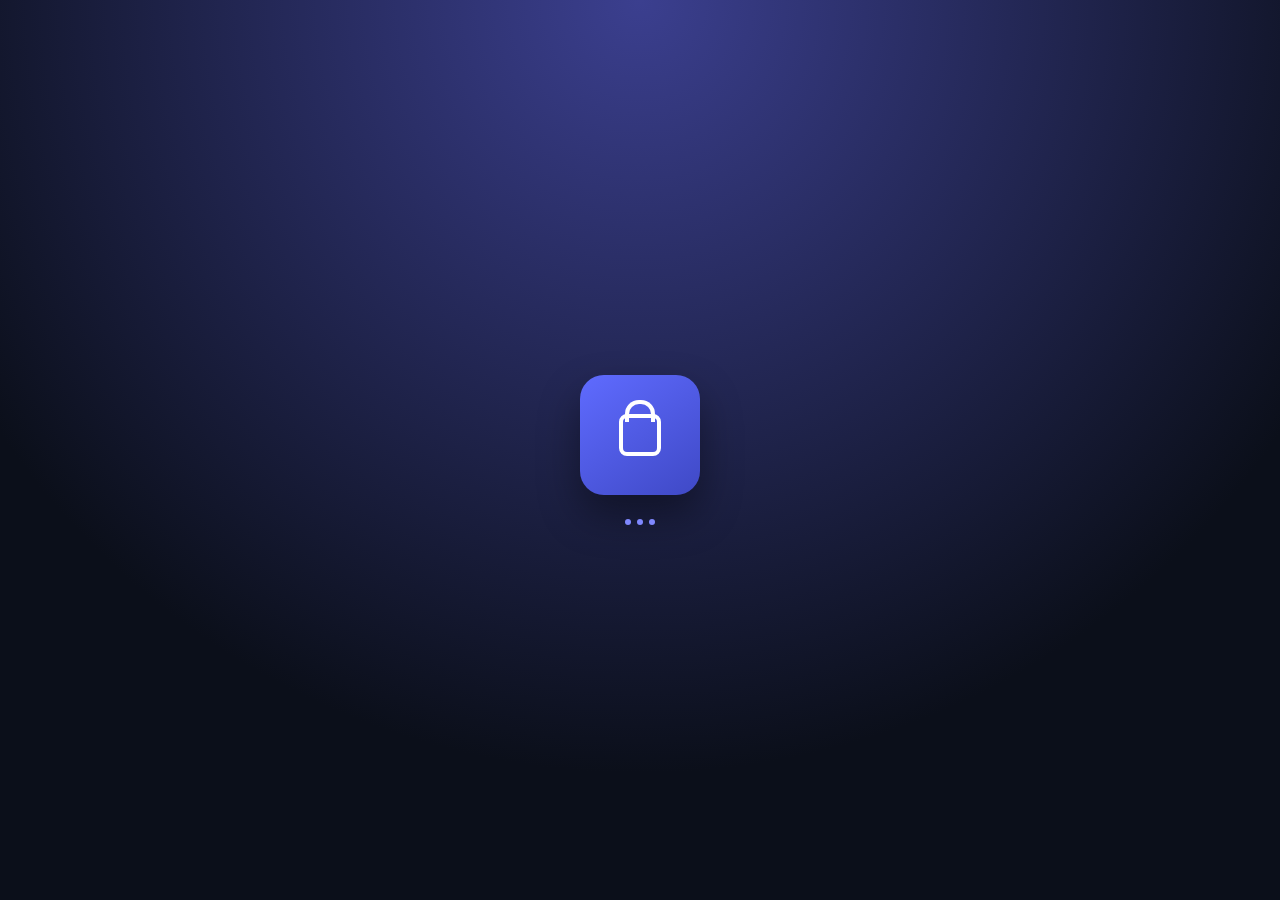
<file: Betolto/index.html>
<!-- index.html -->
<!DOCTYPE html>
<html lang="hu">
<head>
  <meta charset="UTF-8" />
  <meta name="viewport" content="width=device-width, initial-scale=1.0" />
  <title>LockChain Wallet</title>
  <link rel="stylesheet" href="loadscreen.css" />
</head>
<body>

  <div id="splash" class="screen">
    <div class="logo-box">
      <div class="lock"></div>
    </div>
    <div class="dots">
      <span></span><span></span><span></span>
    </div>
  </div>

  <div id="home" class="screen hidden">
    <div class="mini-logo">
      <div class="lock small"></div>
    </div>
    <h1>LockChain Wallet</h1>
    <p>A kezdéshez, hozz létre egy tárcát vagy importálj egy már meglévőt.</p>
    <button class="btn">Tárca létrehozása</button>
    <button class="btn secondary" onclick="window.location.href='../Pin/import.html'">Van már tárcám</button>



  </div>

  <script>
    setTimeout(() => {
      document.getElementById('splash').style.display = 'none';
      document.getElementById('home').classList.remove('hidden');
    }, 5000);
  </script>

</body>
</html>
</file>
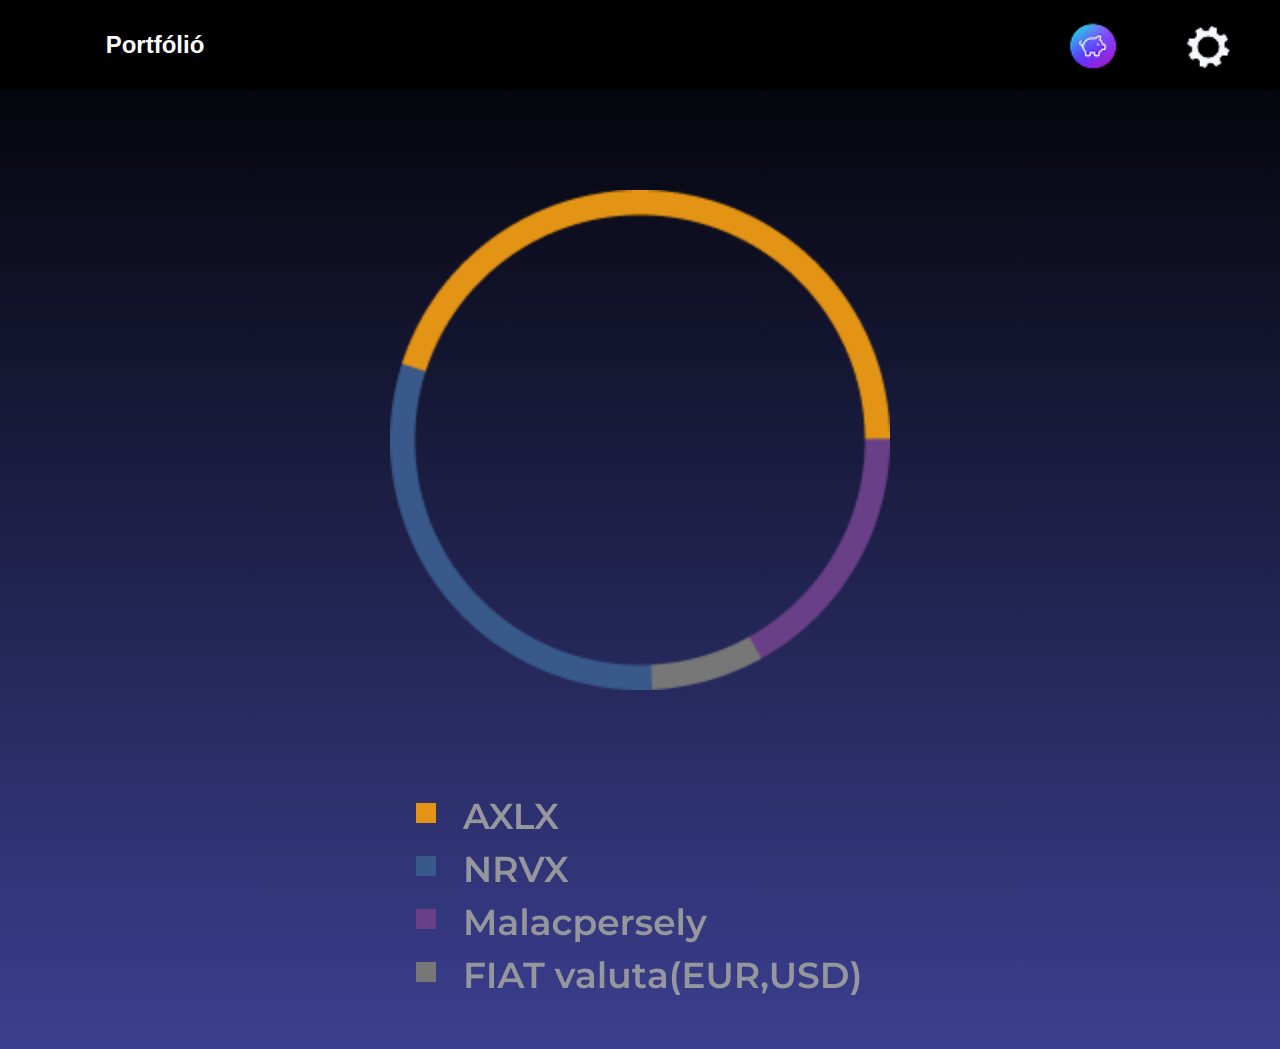
<file: Main page/Fooldal.html>
<!DOCTYPE html>
<html lang="en">
<head>
    <meta charset="UTF-8">
    <meta name="viewport" content="width=device-width, initial-scale=1.0">
    <title>Document</title>
    <link rel="stylesheet" href="Fooldal.css">
</head>
<body id="test">

<header>
   <a href="" ><button id="Hportfolio"><h2 id="PortfolioSz">Portfólió</h2></button> </a>
   <a href=""><img id="beallitaskep" src="/Képek/Beállítások.png" alt="beállítások"></a>
   <a href="/Malacpersely/malacpersely.html"><img id="malacperselykep" src="/Képek/MalacperselyKep.png" alt="Malacperselykep"></a> 
</header>


<div id="karika">

<img id="Karikakep" src="/Képek/fooldalkarikaminta.png" alt="Karika">
<br>

<img id="Jelzesek" src="/Képek/Jelzesekfooldalminta.png" alt="Jelmagyarázat">

</div>

</body>
</html>
</file>
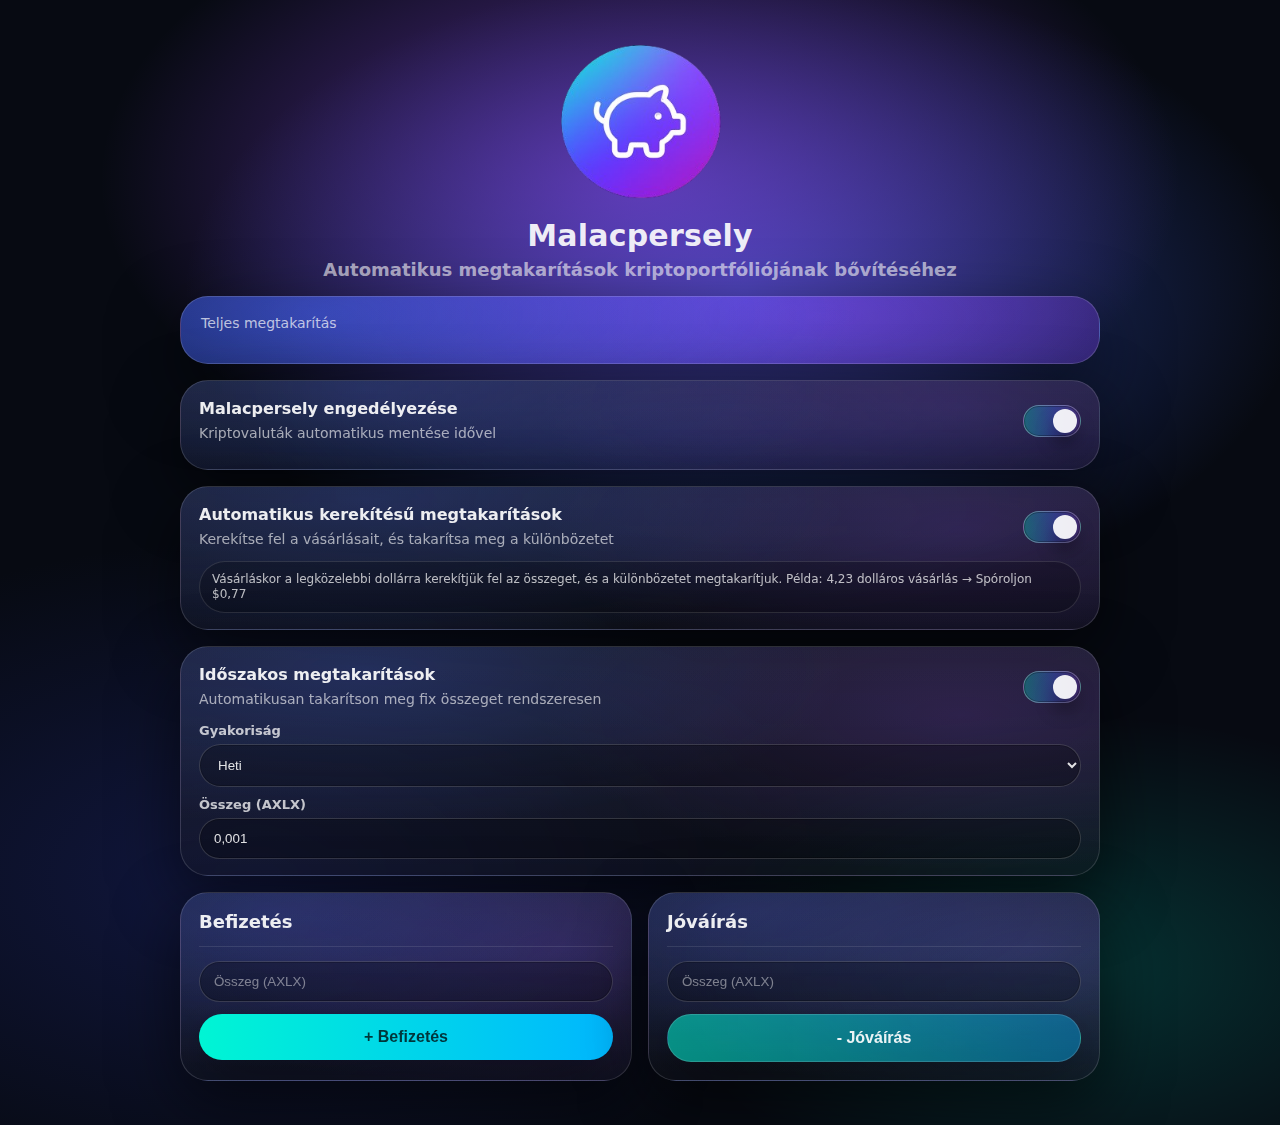
<file: Malacpersely/malacpersely.html>
<!DOCTYPE html>
<html lang="en">
<head>
    <meta charset="UTF-8">
    <meta name="viewport" content="width=device-width, initial-scale=1.0">
    <title>Document</title>
    <link rel="stylesheet" href="malacpersely.css">
</head>
<body>
    
    <main class="tartalom">

        <!-- ===== Fejléc rész: ikon + cím + alcím ===== -->
        <header class="fejlec">
            <img id="malackep" src="/Képek/malackep.png" alt="Malacpersely">
          <h1 class="cim">Malacpersely</h1>
          <p class="alcim">Automatikus megtakarítások kriptoportfóliójának bővítéséhez</p>
        </header>
    
        <!-- ===== Teljes megtakarítás ===== -->
        <section class="teljes-megtakaritas" aria-label="Teljes megtakarítás">
          <div class="felirat">Teljes megtakarítás</div>
    
          <div class="ertek-sor">
            <div class="ertek"></div>
            <div class="valtozas"></div>
          </div>
    
          <div class="usd"></div>
        </section>
    
        <!-- ===== Engedélyezés kártya ===== -->
        <section class="kartya szekcio">
          <div class="szekcio-fej">
            <div>
              <p class="szekcio-cim">Malacpersely engedélyezése</p>
              <p class="szekcio-leiras">Kriptovaluták automatikus mentése idővel</p>
            </div>
    
            <label class="kapcsolo" aria-label="Malacpersely engedélyezése">
              <input type="checkbox" checked />
              <span class="kapcsolo-sav" aria-hidden="true"></span>
              <span class="kapcsolo-pont" aria-hidden="true"></span>
            </label>
          </div>
        </section>
    
        <!-- ===== Kerekítés kártya ===== -->
        <section class="kartya szekcio">
          <div class="szekcio-fej">
            <div>
              <p class="szekcio-cim">Automatikus kerekítésű megtakarítások</p>
              <p class="szekcio-leiras">Kerekítse fel a vásárlásait, és takarítsa meg a különbözetet</p>
            </div>
    
            <label class="kapcsolo" aria-label="Automatikus kerekítésű megtakarítások">
              <input type="checkbox" checked />
              <span class="kapcsolo-sav" aria-hidden="true"></span>
              <span class="kapcsolo-pont" aria-hidden="true"></span>
            </label>
          </div>
    
          <div class="magyarazo-sor">
            Vásárláskor a legközelebbi dollárra kerekítjük fel az összeget, és a különbözetet megtakarítjuk.
            Példa: 4,23 dolláros vásárlás → Spóroljon $0,77
          </div>
        </section>
    
        <!-- ===== Időszakos kártya ===== -->
        <section class="kartya szekcio">
          <div class="szekcio-fej">
            <div>
              <p class="szekcio-cim">Időszakos megtakarítások</p>
              <p class="szekcio-leiras">Automatikusan takarítson meg fix összeget rendszeresen</p>
            </div>
    
            <label class="kapcsolo" aria-label="Időszakos megtakarítások">
              <input type="checkbox" checked />
              <span class="kapcsolo-sav" aria-hidden="true"></span>
              <span class="kapcsolo-pont" aria-hidden="true"></span>
            </label>
          </div>
    
          <div class="mezocsoport">
            <div>
              <div class="mezo-felirat">Gyakoriság</div>
              <select class="pille-mezo" aria-label="Gyakoriság">
                <option selected>Heti</option>
                <option>Kétheti</option>
                <option>Havi</option>
              </select>
            </div>
    
            <div>
              <div class="mezo-felirat">Összeg (AXLX)</div>
              <input class="pille-mezo" type="text" value="0,001" placeholder="0,001" aria-label="Összeg (AXLX)" />
            </div>
          </div>
        </section>
    
        <!-- ===== Alsó műveletek ===== -->
        <section class="also-racs" aria-label="Műveletek">
          <div class="kartya mini-kartya">
            <h2 class="mini-cim">Befizetés</h2>
            <div class="elvalaszto"></div>
    
            <input class="pille-mezo" type="text" placeholder="Összeg (AXLX)" aria-label="Befizetés összege" />
            <div style="height: 12px;"></div>
    
            <button class="muvelet-gomb befizetes" type="button">+ Befizetés</button>
          </div>
    
          <div class="kartya mini-kartya">
            <h2 class="mini-cim">Jóváírás</h2>
            <div class="elvalaszto"></div>
    
            <input class="pille-mezo" type="text" placeholder="Összeg (AXLX)" aria-label="Jóváírás összege" />
            <div style="height: 12px;"></div>
    
            <button class="muvelet-gomb jovairas" type="button">- Jóváírás</button>
          </div>
        </section>
    
      </main>

</body>
</html>
</file>
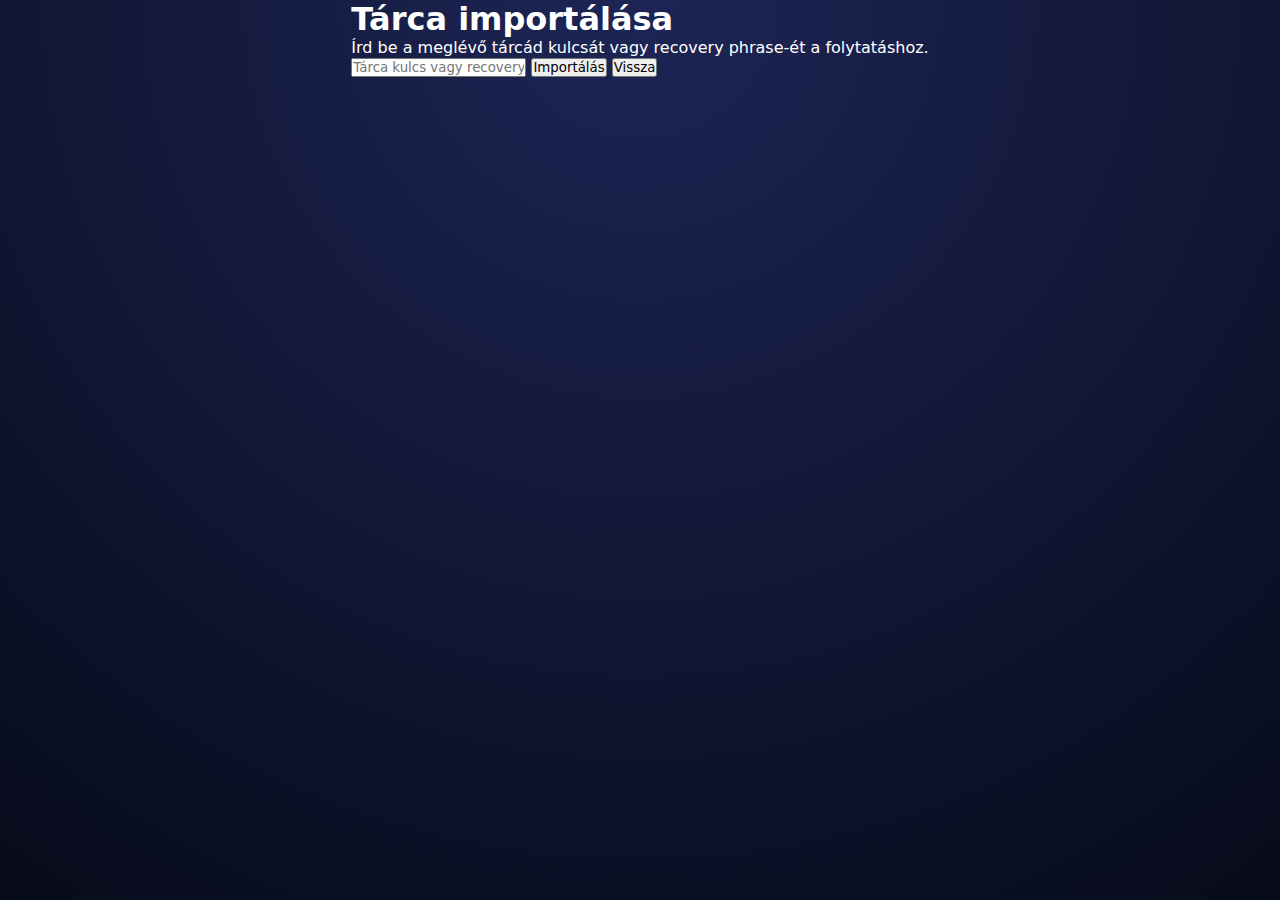
<file: Pin/import.html>
<!DOCTYPE html>
<html lang="hu">
<head>
  <meta charset="UTF-8" />
  <meta name="viewport" content="width=device-width, initial-scale=1.0" />
  <title>LockChain Wallet - Importálás</title>
  <link rel="stylesheet" href="pin.css" />
</head>
<body>

  <div id="import" class="screen">
    <div class="mini-logo">
      <div class="lock small"></div>
    </div>
    <h1>Tárca importálása</h1>
    <p>Írd be a meglévő tárcád kulcsát vagy recovery phrase-ét a folytatáshoz.</p>

    <input type="text" placeholder="Tárca kulcs vagy recovery phrase" class="input-field" />
    <button class="btn">Importálás</button>
    <button class="btn secondary" onclick="window.location.href='index.html'">Vissza</button>
  </div>

</body>
</html>
</file>
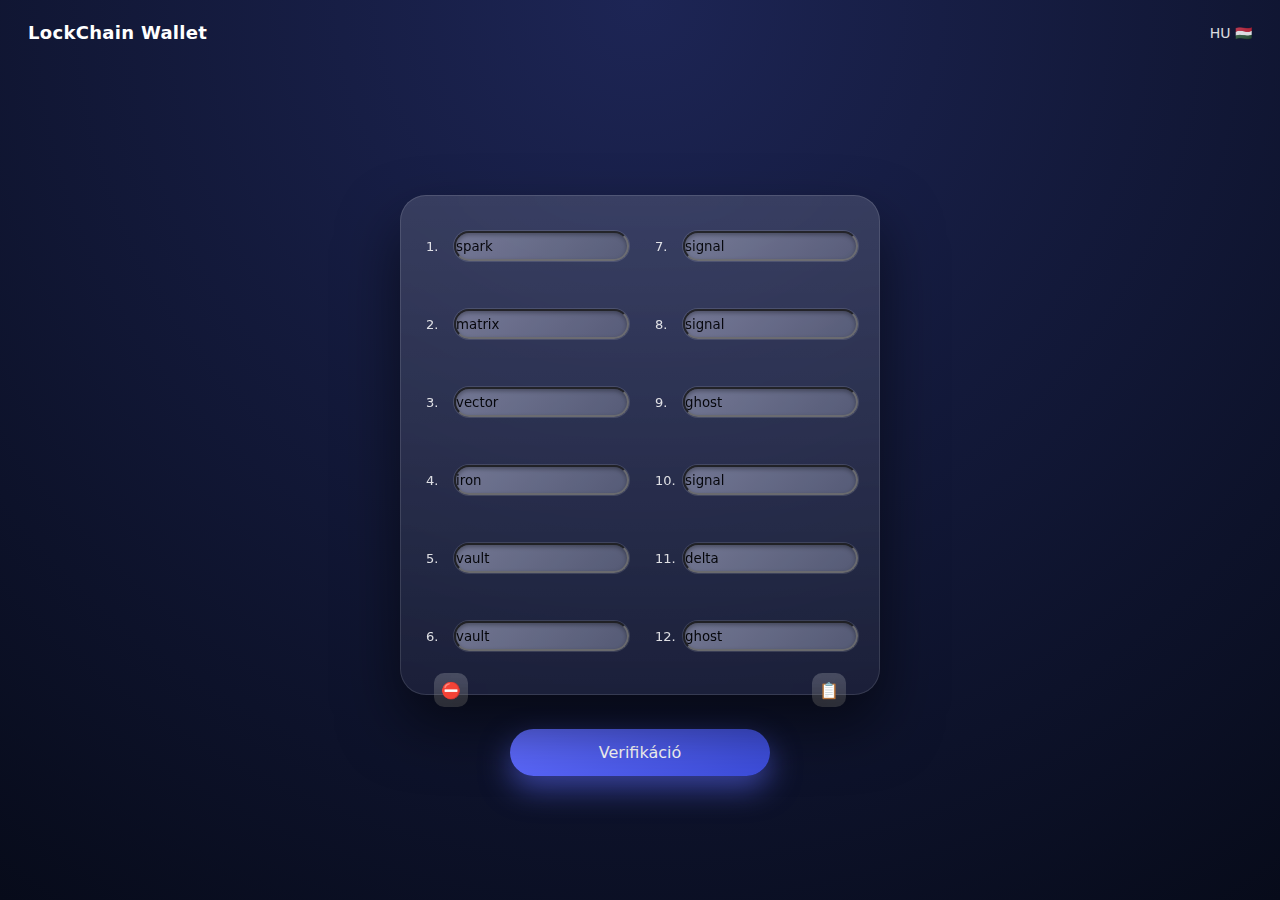
<file: Pin/SeedVerify.html>
<!DOCTYPE html>
<html lang="hu">
<head>
  <meta charset="UTF-8">
  <meta name="viewport" content="width=device-width, initial-scale=1.0">
  <title>LockChain Wallet – PIN</title>
  <link rel="stylesheet" href="pin2.css">
</head>
<body>
<div class="top-bar">
  <h1>LockChain Wallet</h1>
  <div class="lang">HU 🇭🇺</div>
</div>

<div class="pin-card">
  <div class="pin-grid">

    <div class="pin-item"><span>1.</span> <input class="slot"></div>
    <div class="pin-item"><span>7.</span> <input class="slot"></div>

    <div class="pin-item"><span>2.</span> <input class="slot"></div>
    <div class="pin-item"><span>8.</span> <input class="slot"></div>

    <div class="pin-item"><span>3.</span> <input class="slot"></div>
    <div class="pin-item"><span>9.</span> <input class="slot"></div>

    <div class="pin-item"><span>4.</span> <input class="slot"></div>
    <div class="pin-item"><span>10.</span> <input class="slot"></div>

    <div class="pin-item"><span>5.</span> <input class="slot"></div>
    <div class="pin-item"><span>11.</span> <input class="slot"></div>

    <div class="pin-item"><span>6.</span> <input class="slot"></div>
    <div class="pin-item"><span>12.</span> <input class="slot"></div>

  </div>

  <div class="icons">
    <div class="icon danger" id="clearBtn">⛔</div>
    <div class="icon" id="pasteBtn">📋</div>
    <div class="icon" id="toggleSeed">👁</div>
  </div>
</div>

<button class="login-btn">Bejelentkezek</button>



<script>
    const inputs = document.querySelectorAll('.slot');
    const verifyBtn = document.querySelector('.login-btn');
    const toggleSeed = document.getElementById('toggleSeed');
    const card = document.querySelector('.pin-card');
  
    const storedSeed = sessionStorage.getItem('seed');
    if (!storedSeed) {
      alert('Hiányzó seed!');
      window.location.href = '../Pin/TarcaLetrehoz.html';
    }
  
    let attempts = 0;
    const MAX = 3;
    let blurred = true;
  
    // 👁 blur alapból
    inputs.forEach(i => i.classList.add('blur'));
  
    toggleSeed.addEventListener('click', () => {
      blurred = !blurred;
      inputs.forEach(i => i.classList.toggle('blur', blurred));
      toggleSeed.textContent = blurred ? '👁' : '🙈';
    });
  
    // ⌨️ Enter → következő mező
    inputs.forEach((input, index) => {
      input.addEventListener('keydown', e => {
        if (e.key === 'Enter') {
          e.preventDefault();
          if (index < inputs.length - 1) {
            inputs[index + 1].focus();
          }
        }
      });
    });

  const pasteBtn = document.getElementById('pasteBtn');

  pasteBtn.addEventListener('click', () => {
    const storedSeed = sessionStorage.getItem('seed');
    if (!storedSeed) return;

    const words = storedSeed.split(' ');

    if (words.length !== inputs.length) return;

    inputs.forEach((input, index) => {
      input.value = words[index];
    });

    // vizuális feedback
    pasteBtn.textContent = '✅';
    setTimeout(() => pasteBtn.textContent = '📋', 900);
  });

    // 🔐 ellenőrzés (SZÓREND SZÁMÍT)
    verifyBtn.addEventListener('click', () => {
      if (attempts >= MAX) return;
  
      const entered = Array.from(inputs)
        .map(i => i.value.trim().toLowerCase())
        .join(' ');
  
      if (entered === storedSeed.toLowerCase()) {
        sessionStorage.removeItem('seed');
        window.location.href = '../TarcaKesz/TarcaKesz.html';
      } else {
        attempts++;
  
        inputs.forEach(i => i.classList.add('error'));
        card.classList.add('shake');
  
        setTimeout(() => {
          card.classList.remove('shake');
          inputs.forEach(i => i.classList.remove('error'));
        }, 400);
  
        // 🔒 LOCK
        if (attempts >= MAX) {
          verifyBtn.textContent = 'LOCKED';
          verifyBtn.disabled = true;
          inputs.forEach(i => i.disabled = true);
          toggleSeed.style.display = 'none';
        }
      }
    });
  </script>
  

</body>
</html>
</file>
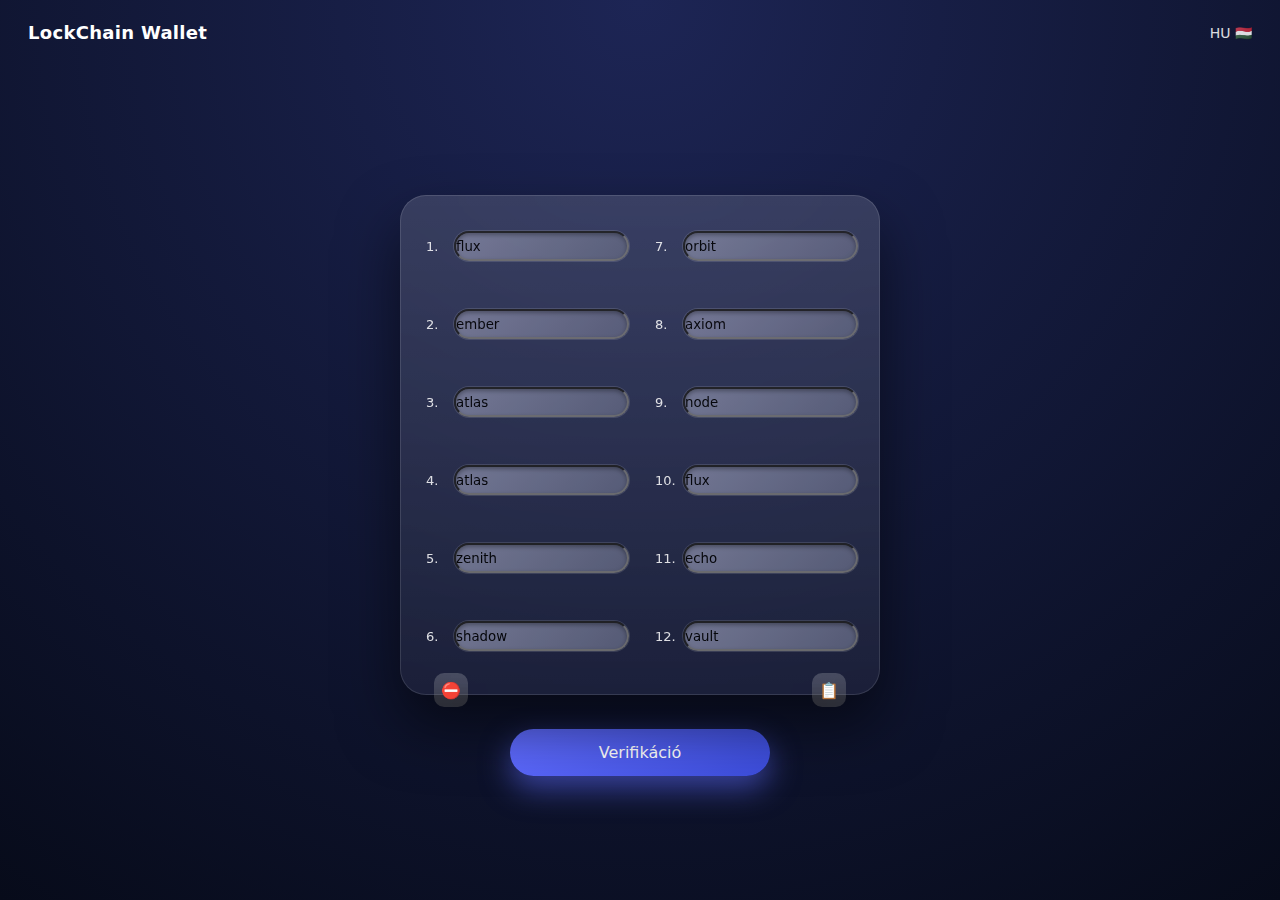
<file: Pin/TarcaLetrehoz.html>
<!DOCTYPE html>
<html lang="hu">
<head>
  <meta charset="UTF-8">
  <meta name="viewport" content="width=device-width, initial-scale=1.0">
  <title>LockChain Wallet – PIN</title>
  <link rel="stylesheet" href="pin.css">
</head>
<body>
<div class="top-bar">
  <h1>LockChain Wallet</h1>
  <div class="lang">HU 🇭🇺</div>
</div>

<div class="pin-card">
  <div class="pin-grid">

   


    <div class="pin-item"><span>1.</span> <input class="slot" readonly></div>
    <div class="pin-item"><span>7.</span> <input class="slot" readonly></div>

    <div class="pin-item"><span>2.</span> <input class="slot" readonly></div>
    <div class="pin-item"><span>8.</span> <input class="slot" readonly></div>

    <div class="pin-item"><span>3.</span> <input class="slot" readonly></div>
    <div class="pin-item"><span>9.</span> <input class="slot" readonly></div>

    <div class="pin-item"><span>4.</span> <input class="slot" readonly></div>
    <div class="pin-item"><span>10.</span> <input class="slot" readonly></div>

    <div class="pin-item"><span>5.</span> <input class="slot" readonly></div>
    <div class="pin-item"><span>11.</span> <input class="slot" readonly></div>

    <div class="pin-item"><span>6.</span> <input class="slot" readonly></div>
    <div class="pin-item"><span>12.</span> <input class="slot" readonly></div>

  </div>

  <div class="icons">
    <div class="icon danger" id="clearBtn">⛔</div>
    <div class="icon" id="copyBtn">📋</div>
  </div>
</div>

<button class="login-btn">Verifikáció</button>



<script>
  const slots = document.querySelectorAll('.slot');
  const copyBtn = document.getElementById('copyBtn');
  const verifyBtn = document.querySelector('.login-btn');

  const words = [
    'atlas','crypto','ember','vault','shadow','node','matrix',
    'quantum','orbit','lunar','signal','cipher','nova','block',
    'pulse','iron','vector','echo','flux','zenith','ghost',
    'neuron','delta','axiom','void','spark','core','phase'
  ];

  function randomWord() {
    return words[Math.floor(Math.random() * words.length)];
  }
  copyBtn.addEventListener('click', async () => {
    const pin = Array.from(slots).map(s => s.value).join(' ');
    try {
      await navigator.clipboard.writeText(pin);
      copyBtn.textContent = '✅';
      setTimeout(() => copyBtn.textContent = '📋', 1000);
    } catch {
      alert('Másolás nem sikerült');
    }
  }); 
  function generateSeed() {
    const seed = [];
    slots.forEach(slot => {
      const w = randomWord();
      slot.value = w;
      seed.push(w);
    });
    sessionStorage.setItem('seed', seed.join(' '));
  }

  generateSeed();

  // 👉 VERIFIKÁCIÓ OLDALRA DOB
  verifyBtn.addEventListener('click', () => {
    window.location.href = '../Pin/SeedVerify.html';
  });
</script>

</body>
</html>
</file>
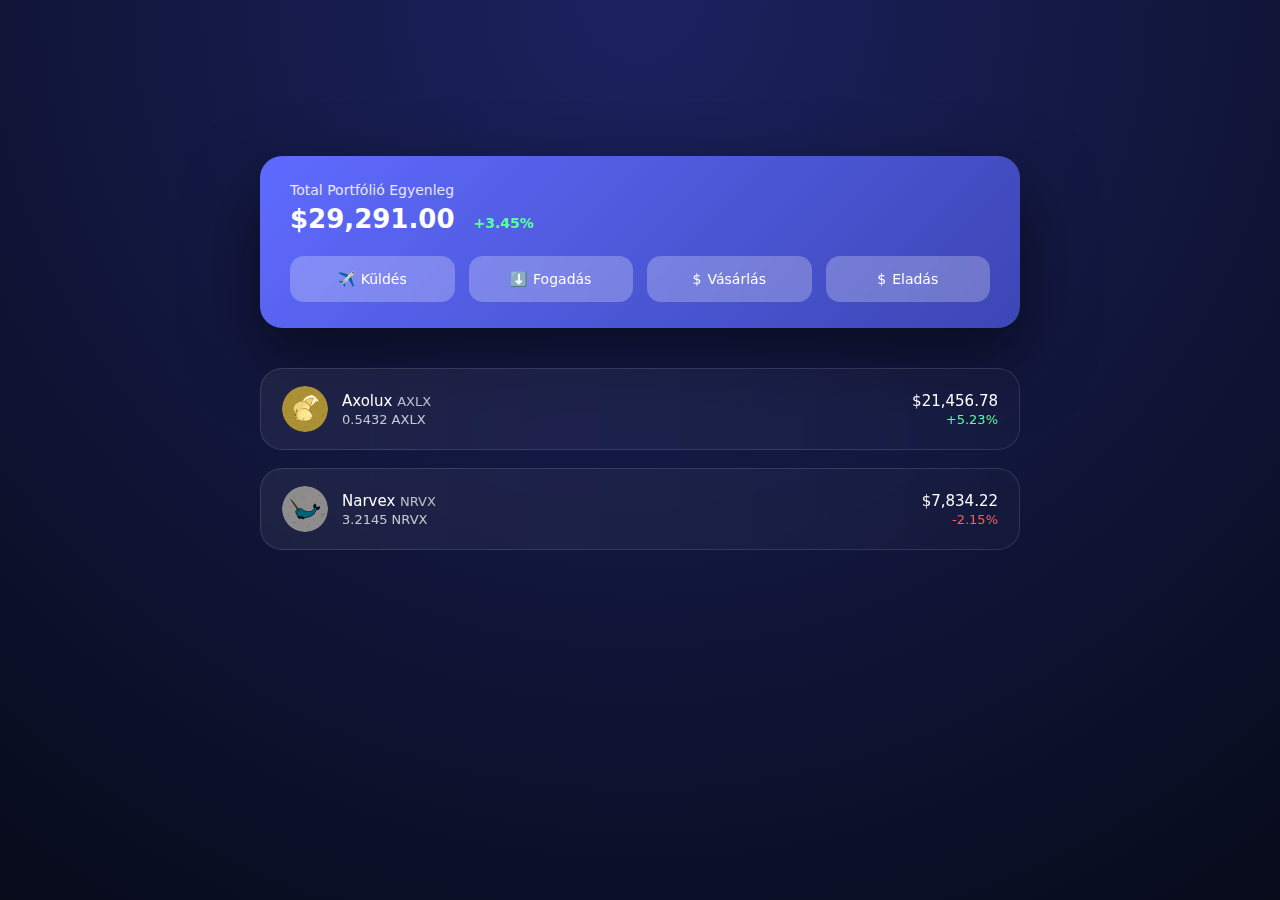
<file: Portfolio/portfolio.html>
<!DOCTYPE html>
<html lang="hu">
<head>
  <meta charset="UTF-8">
  <title>LockChain Wallet – Portfolio</title>
  <meta name="viewport" content="width=device-width, initial-scale=1.0">
  <link rel="stylesheet" href="portfolio.css">
</head>

<body>

  <!-- ===== PORTFOLIO CARD ===== -->
  <div class="portfolio-card">
    <div class="portfolio-top">
      <div>
        <div class="label">Total Portfólió Egyenleg</div>
        <div class="balance">
          $29,291.00
          <span class="change positive">+3.45%</span>
        </div>
      </div>
    </div>

    <div class="actions">
      <button class="action">
        <span>✈️</span>
        Küldés
      </button>
      <button class="action">
        <span>⬇️</span>
        Fogadás
      </button>
      <button class="action">
        <span>$</span>
        Vásárlás
      </button>
      <button class="action">
        <span>$</span>
        Eladás
      </button>
    </div>
  </div>

  <!-- ===== ASSET LIST ===== -->
  <div class="asset-list">

    <div class="asset">
      <div class="asset-left">
        <div class="icon axlux"></div>
        <div>
          <div class="name">Axolux <span>AXLX</span></div>
          <div class="amount">0.5432 AXLX</div>
        </div>
      </div>
      <div class="asset-right">
        <div class="price">$21,456.78</div>
        <div class="percent positive">+5.23%</div>
      </div>
    </div>

    <div class="asset">
      <div class="asset-left">
        <div class="icon narvex"></div>
        <div>
          <div class="name">Narvex <span>NRVX</span></div>
          <div class="amount">3.2145 NRVX</div>
        </div>
      </div>
      <div class="asset-right">
        <div class="price">$7,834.22</div>
        <div class="percent negative">-2.15%</div>
      </div>
    </div>

  </div>

</body>
</html>
</file>
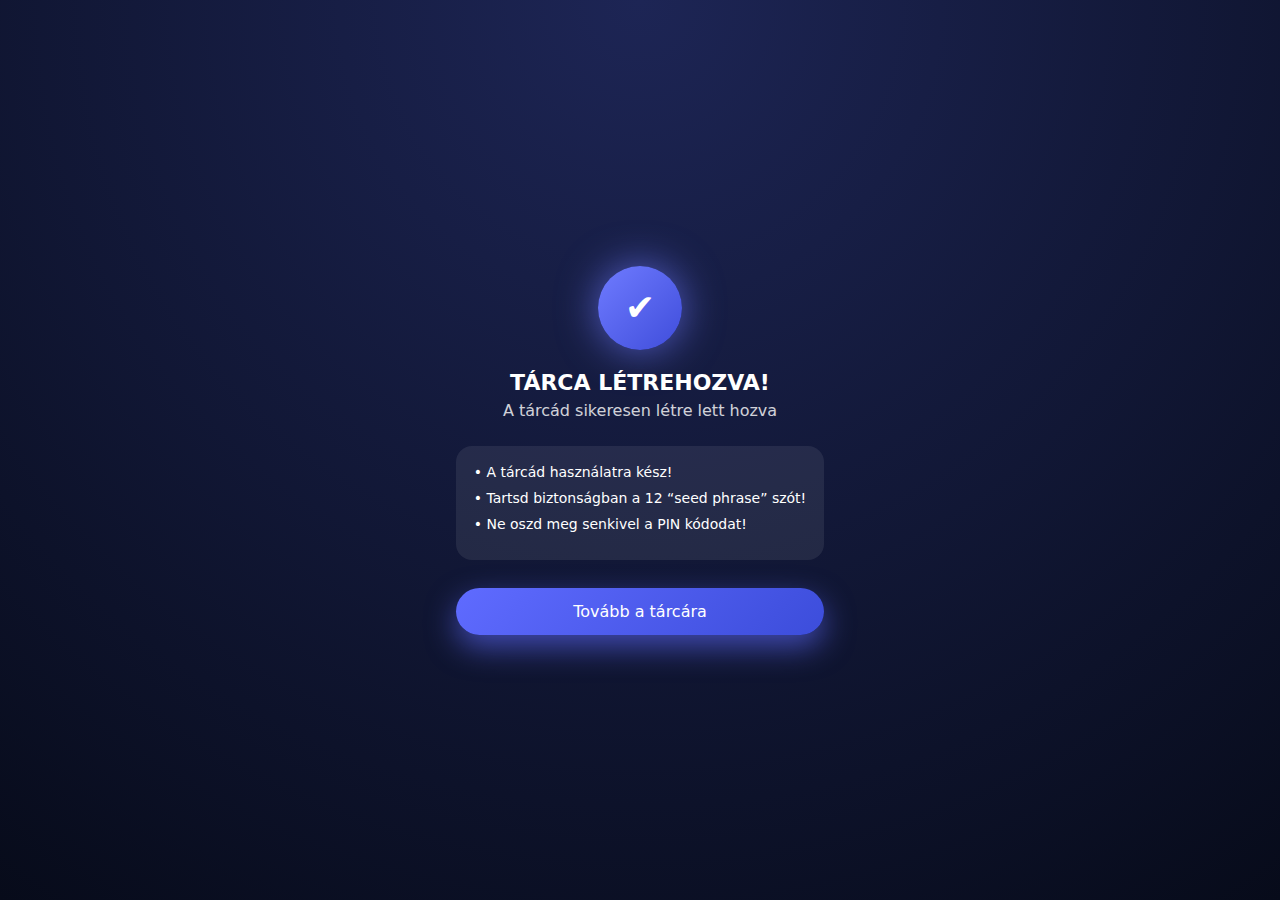
<file: TarcaKesz/TarcaKesz.html>
<!DOCTYPE html>
<html lang="hu">
<head>
  <meta charset="UTF-8">
  <meta name="viewport" content="width=device-width, initial-scale=1.0">
  <title>Tárca létrehozva</title>
  <link rel="stylesheet" href="TarcaKesz.css">
</head>
<body>

  <div class="success-container">
    <div class="check">
      ✔
    </div>

    <h1>TÁRCA LÉTREHOZVA!</h1>
    <p>A tárcád sikeresen létre lett hozva</p>

    <div class="info-box">
      <div>• A tárcád használatra kész!</div>
      <div>• Tartsd biztonságban a 12 “seed phrase” szót!</div>
      <div>• Ne oszd meg senkivel a PIN kódodat!</div>
    </div>

    <button class="go-btn">Tovább a tárcára</button>
  </div>

</body>
</html>
</file>
<file: Betolto/loadscreen.css>
*{box-sizing:border-box;margin:0;padding:0}
html,body{width:100%;height:100%;font-family:system-ui;background:#0b0f1a;color:#fff}

.screen{position:fixed;inset:0;display:flex;flex-direction:column;align-items:center;justify-content:center}
.hidden{display:none}

#splash,#home{background:radial-gradient(circle at top,#3b3f8f,#0b0f1a 70%)}

.logo-box,.mini-logo{background:linear-gradient(145deg,#5f6bff,#3f49c6);display:flex;align-items:center;justify-content:center;box-shadow:0 20px 40px rgba(0,0,0,.4)}
.logo-box{width:120px;height:120px;border-radius:24px;animation:pulse 1.6s infinite}
.mini-logo{width:64px;height:64px;border-radius:16px;margin-bottom:24px}

.lock{width:42px;height:42px;border:4px solid #fff;border-radius:8px;position:relative}
.lock.small{transform:scale(.8)}
.lock::before{content:"";position:absolute;width:22px;height:18px;border:4px solid #fff;border-bottom:none;border-radius:14px 14px 0 0;top:-18px;left:50%;transform:translateX(-50%)}

.dots{display:flex;gap:6px;margin-top:24px}
.dots span{width:6px;height:6px;background:#7f88ff;border-radius:50%;animation:blink 1.4s infinite}
.dots span:nth-child(2){animation-delay:.2s}
.dots span:nth-child(3){animation-delay:.4s}

h1{font-size:28px;margin-bottom:12px;text-align:center}
p{font-size:15px;opacity:.75;margin-bottom:36px;text-align:center;max-width:320px}

.btn{width:100%;max-width:320px;padding:14px;margin:10px auto;border-radius:999px;border:none;font-size:16px;background:linear-gradient(135deg,#5f6bff,#4a54e1);color:#fff}
.btn.secondary{background:linear-gradient(135deg,#3e4a7a,#2e365f)}

@keyframes pulse{50%{transform:scale(1.05)}}
@keyframes blink{0%,100%{opacity:.3}20%{opacity:1}}
</file>
<file: Main page/Fooldal.css>
/*--------------------Fejléc--------------------*/
header{

    background-color: black ;
    height: 90px;
    width: 100%;
    color: white;

}
#Hportfolio{
    
    margin-bottom: 0%;
    margin-top: 10px;
    margin-left: 30px;
    width: 250px;
    background-color:black;
    text-align: center;
    border: black;
}
#PortfolioSz{
    color: white;
    font-size: x-large;
    
}

#beallitaskep{
    float: right;
    margin-top: 17px; 
    margin-bottom: auto;  
    height: 60px;
    margin-right: 40px;
}
#malacperselykep{
    float: right;
    height: 90px;
    margin-right: 40px;
}
/*----------------------------------------------------*/

#test{background: linear-gradient(0deg, rgba(59, 63, 143, 1) 0%, rgba(0, 0, 0, 1) 100%);}
#test{
    height:auto;
    
}
body{
    margin: 0%;

}
#karika{
    text-align: center;
}
#Karikakep{
    margin-top: 100px;
    height: 500px;
    width: 500px;
}
#Jelzesek{
    margin-top: 100px;
    margin-bottom: 50px;
}
</file>
<file: Malacpersely/malacpersely.css>
:root{
        --hatter: #070A12;
  
        /* szövegek */
        --szoveg: rgba(255,255,255,.92);
        --szoveg-halvany: rgba(255,255,255,.62);
  
        --uveg: rgba(18, 22, 40, .52);
        --uveg-2: rgba(10, 12, 22, .40);
        --keret: rgba(255,255,255,.14);


        --glow-kek: rgba(68, 108, 255, .55);
        --glow-lila: rgba(150, 74, 255, .45);
        --glow-turkiz: rgba(0, 255, 214, .35);
  
        /* sarkok + árnyék */
        --sarok: 22px;
        --sarok-nagy: 28px;
        --arnyek: 0 22px 65px rgba(0,0,0,.55);
  
        /* Gombok */
        --cta: linear-gradient(90deg, #00F5D4 0%, #00B7FF 100%);
        --cta-2: linear-gradient(90deg, rgba(0,245,212,.55) 0%, rgba(0,183,255,.40) 100%);
      }
  
      *{ box-sizing: border-box; }
  
      body{
        margin: 0;
        font-family: ui-sans-serif, system-ui, -apple-system, "Segoe UI", Roboto, Arial, "Noto Sans", "Helvetica Neue", sans-serif;
        color: var(--szoveg);
        min-height: 100vh;
  
        background:
          radial-gradient(900px 520px at 50% 16%, rgba(150,74,255,.55), transparent 60%),
          radial-gradient(900px 520px at 58% 26%, rgba(68,108,255,.55), transparent 62%),
          radial-gradient(900px 520px at 20% 78%, rgba(30,40,120,.45), transparent 65%),
          radial-gradient(700px 420px at 85% 86%, rgba(0,255,214,.16), transparent 60%),
          var(--hatter);
  
        display: grid;
        place-items: start center;
        padding: 26px 16px 44px;
      }
  
      /* Központi max szélesség */
      .tartalom{
        width: min(920px, 100%);
        display: flex;
        flex-direction: column;
        gap: 16px;
      }
  
      /* ============================= FEJLÉC===================== */
      .fejlec{
        text-align: center;
        padding-top: 8px;
      }
  
      .ikon-kor{
        /* ikon háttér: erős kék-lila gradient + glow */
        background:
          radial-gradient(circle at 30% 30%, rgba(0,255,214,.18), transparent 55%),
          linear-gradient(135deg, #00B7FF 0%, #6F3CFF 60%, #B04BFF 100%);
        border: 1px solid rgba(255,255,255,.20);
        box-shadow: 0 22px 60px rgba(0,0,0,.55);
      }

      #malackep{
        height: 180px;

      }
  
  
      .cim{
        margin: 0 0 6px;
        font-size: clamp(20px, 3.2vw, 30px);
        font-weight: 800;
        letter-spacing: .2px;
      }
  
      .alcim{
        margin: 0;
        font-size: clamp(14px, 2.0vw, 18px);
        color: var(--szoveg-halvany);
        font-weight: 560;
      }
  
      /* =========================================================
         KÁRTYÁK – üveg hatás + kékség/lilás “aurával”
         ========================================================= */
      .kartya{
        border-radius: var(--sarok-nagy);
        border: 1px solid var(--keret);
        box-shadow: var(--arnyek);
        overflow: hidden;
  
        /* üveg */
        background:
          radial-gradient(800px 260px at 20% 10%, rgba(68,108,255,.22), transparent 60%),
          radial-gradient(700px 260px at 85% 30%, rgba(150,74,255,.18), transparent 60%),
          linear-gradient(180deg, rgba(255,255,255,.06), rgba(255,255,255,.02)),
          linear-gradient(180deg, var(--uveg), var(--uveg-2));
        backdrop-filter: blur(10px);
        -webkit-backdrop-filter: blur(10px);
      }
  
      /* =========================================================
         TELJES MEGTAKARÍTÁS – felső nagy kártya (erősebb kék-lila)
         ========================================================= */
      .teljes-megtakaritas{
        padding: 18px 20px;
        border-radius: var(--sarok-nagy);
        border: 1px solid rgba(255,255,255,.16);
        box-shadow: 0 26px 70px rgba(0,0,0,.55);
  
        background:
          radial-gradient(900px 260px at 15% 25%, rgba(68,108,255,.42), transparent 60%),
          radial-gradient(900px 260px at 70% 30%, rgba(150,74,255,.30), transparent 62%),
          linear-gradient(90deg, rgba(60,80,220,.35), rgba(120,60,255,.20));
      }
  
      .teljes-megtakaritas .felirat{
        font-size: 14px;
        color: rgba(255,255,255,.70);
        margin-bottom: 8px;
      }
  
      .teljes-megtakaritas .ertek-sor{
        display: flex;
        flex-wrap: wrap;
        gap: 10px;
        align-items: baseline;
      }
  
      .teljes-megtakaritas .ertek{
        font-size: 26px;
        font-weight: 850;
        letter-spacing: .2px;
      }
  
      .teljes-megtakaritas .valtozas{
        font-weight: 750;
        color: rgba(120,255,190,.92);
        font-size: 16px;
      }
  
      .teljes-megtakaritas .usd{
        margin-top: 6px;
        color: rgba(255,255,255,.80);
        font-weight: 680;
        letter-spacing: .3px;
      }
  
      /* =========================================================
         SZEKCIÓ TARTALOM
         ========================================================= */
      .szekcio{
        padding: 18px 18px 16px;
      }
  
      .szekcio-fej{
        display: flex;
        align-items: center;
        justify-content: space-between;
        gap: 14px;
        margin-bottom: 10px;
      }
  
      .szekcio-cim{
        font-weight: 780;
        font-size: 16px;
        margin: 0;
      }
  
      .szekcio-leiras{
        margin: 6px 0 0;
        color: var(--szoveg-halvany);
        font-size: 14px;
        line-height: 1.35;
      }
  
      /* =========================================================
         KAPCSOLÓ (JS nélkül): input + két span (sáv + pötty)
         FONTOS: nincs “.gomb” itt, hogy ne ütközzön a CTA gombbal!
         ========================================================= */
      .kapcsolo{
        position: relative;
        width: 58px;
        height: 32px;
        flex: 0 0 auto;
      }
  
      /* A valódi checkbox láthatatlan, de kattintható */
      .kapcsolo input{
        position: absolute;
        inset: 0;
        opacity: 0;
        cursor: pointer;
        z-index: 2;
      }
  
      /* Sáv (háttér) */
      .kapcsolo .kapcsolo-sav{
        position: absolute;
        inset: 0;
        border-radius: 999px;
        background: rgba(255,255,255,.10);
        border: 1px solid rgba(255,255,255,.18);
        box-shadow: inset 0 0 0 1px rgba(0,0,0,.25);
        transition: .22s ease;
      }
  
      /* Pötty */
      .kapcsolo .kapcsolo-pont{
        position: absolute;
        top: 4px;
        left: 4px;
        width: 24px;
        height: 24px;
        border-radius: 999px;
        background: rgba(255,255,255,.92);
        box-shadow: 0 12px 18px rgba(0,0,0,.35);
        transition: .22s ease;
      }
  
      /* Bekapcsolt állapot: kékes-lilás, a pötty jobbra megy */
      .kapcsolo input:checked ~ .kapcsolo-sav{
        background:
          linear-gradient(90deg, rgba(0,245,212,.30) 0%, rgba(68,108,255,.35) 55%, rgba(150,74,255,.25) 100%);
        border-color: rgba(255,255,255,.26);
      }
      .kapcsolo input:checked ~ .kapcsolo-pont{
        transform: translateX(26px);
      }
  
      /* =========================================================
         MAGYARÁZÓ CHIP (kerekítésnél)
         ========================================================= */
      .magyarazo-sor{
        margin-top: 12px;
        padding: 10px 12px;
        border-radius: 999px;
        background: rgba(0,0,0,.22);
        border: 1px solid rgba(255,255,255,.12);
        color: rgba(255,255,255,.72);
        font-size: 12px;
        line-height: 1.25;
      }
  
      /* =========================================================
         ŰRLAP MEZŐK (pille alakú input/select)
         ========================================================= */
      .mezocsoport{
        margin-top: 14px;
        display: grid;
        gap: 10px;
      }
  
      .mezo-felirat{
        color: rgba(255,255,255,.75);
        font-size: 13px;
        font-weight: 650;
        margin: 0 0 6px;
      }
  
      .pille-mezo{
        width: 100%;
        border-radius: 999px;
        border: 1px solid rgba(255,255,255,.16);
        background: rgba(0,0,0,.26);
        color: rgba(255,255,255,.88);
        padding: 12px 14px;
        outline: none;
        box-shadow: inset 0 0 0 1px rgba(0,0,0,.20);
      }
      .pille-mezo::placeholder{ color: rgba(255,255,255,.45); }
  
      /* =========================================================
         ALSÓ KÉT KÁRTYA (Befizetés / Jóváírás)
         ========================================================= */
      .also-racs{
        display: grid;
        grid-template-columns: 1fr;
        gap: 16px;
      }
      @media (min-width: 760px){
        .also-racs{ grid-template-columns: 1fr 1fr; }
      }
  
      .mini-kartya{
        padding: 18px;
      }
  
      .mini-cim{
        margin: 0 0 12px;
        font-size: 18px;
        font-weight: 850;
      }
  
      .elvalaszto{
        height: 1px;
        background: rgba(255,255,255,.10);
        margin: 14px 0;
      }
  
      /* CTA gombok */
      .muvelet-gomb{
        border: 0;
        width: 100%;
        border-radius: 999px;
        padding: 14px 16px;
        font-weight: 850;
        font-size: 16px;
        cursor: pointer;
        box-shadow: 0 20px 55px rgba(0,0,0,.40);
      }
  
      /* Befizetés: türkiz-kék, a képen nagyon “neon” */
      .muvelet-gomb.befizetes{
        background: var(--cta);
        color: rgba(0,0,0,.75);
      }
  
      /* Jóváírás: kicsit visszafogottabb, de még mindig türkizes */
      .muvelet-gomb.jovairas{
        background: var(--cta-2);
        color: rgba(255,255,255,.92);
        border: 1px solid rgba(255,255,255,.14);
      }
</file>
<file: Pin/pin.css>
* {
  box-sizing: border-box;
  margin: 0;
  padding: 0;
  font-family: system-ui;
}

body {
  min-height: 100vh;
  background: radial-gradient(circle at top, #1d2555, #070b1a);
  color: #fff;
  display: flex;
  flex-direction: column;
  align-items: center;
}

/* ===== TOP BAR ===== */
.top-bar {
  width: 100%;
  padding: 22px 28px;
  display: flex;
  justify-content: space-between;
  align-items: center;
}

.top-bar h1 {
  font-size: 18px;
  font-weight: 600;
  letter-spacing: .3px;
}

.lang {
  font-size: 14px;
  opacity: .85;
}

/* ===== PIN CARD ===== */
.pin-card {
  margin-top: 130px;
  width: 480px;
  height: 500px;
  padding: 26px;

  background: linear-gradient(
    180deg,
    rgba(255,255,255,0.14),
    rgba(255,255,255,0.05)
  );
  backdrop-filter: blur(18px);
  border-radius: 26px;

  box-shadow:
    0 30px 60px rgba(0,0,0,.55),
    inset 0 0 0 1px rgba(255,255,255,.12);

  animation: float 6s ease-in-out infinite;
}

/* lebegés */
@keyframes float {
  0%,100% { transform: translateY(0); }
  50% { transform: translateY(-6px); }
}

/* ===== GRID ===== */
.pin-grid {
  display: grid;
  grid-template-columns: 1fr 1fr;
  gap: 48px 26px;
  margin-top: 10px;
}

.pin-item {
  display: flex;
  align-items: center;
  gap: 10px;
}

.pin-item span {
  font-size: 13px;
  opacity: .85;
  width: 18px;
}

/* ===== SLOT ===== */
.slot {
  flex: 1;
  height: 30px;
  border-radius: 999px;

  background: linear-gradient(
    135deg,
    #8084a0,
    #5f647f
  );

  box-shadow:
    inset 0 2px 4px rgba(0,0,0,.35),
    0 0 0 1px rgba(255,255,255,.15);

  opacity: .85;
  transition: .25s ease;
}

.pin-item:hover .slot {
  opacity: 1;
  box-shadow:
    0 0 14px rgba(95,107,255,.8),
    inset 0 0 0 1px rgba(255,255,255,.35);
}

/* ===== ICONS ===== */
.icons {
  margin-top: 22px;
  display: flex;
  justify-content: space-between;
  padding: 0 8px;
}

.icon {
  width: 34px;
  height: 34px;
  border-radius: 10px;

  display: flex;
  align-items: center;
  justify-content: center;

  background: rgba(255,255,255,.14);
  backdrop-filter: blur(10px);
  cursor: pointer;

  transition: .2s ease;
}

.icon:hover {
  transform: scale(1.08);
  background: rgba(255,255,255,.22);
}

.icon.danger {
  color: #ff5a5a;
}

/* ===== BUTTON ===== */
.login-btn {
  margin-top: 34px;
  width: 260px;
  padding: 14px;

  border-radius: 999px;
  border: none;
  font-size: 16px;
  font-weight: 500;

  color: #fff;
  background: linear-gradient(135deg, #5f6bff, #3c4ddb);
  box-shadow: 0 12px 30px rgba(95,107,255,.55);

  cursor: pointer;
  transition: .25s ease;
}

.login-btn:hover {
  transform: translateY(-2px);
  box-shadow: 0 18px 40px rgba(95,107,255,.75);
}
</file>
<file: Pin/pin2.css>
* {
    box-sizing: border-box;
    margin: 0;
    padding: 0;
    font-family: system-ui;
  }
  
  body {
    min-height: 100vh;
    background: radial-gradient(circle at top, #1d2555, #070b1a);
    color: #fff;
    display: flex;
    flex-direction: column;
    align-items: center;
  }
  
  /* ===== TOP BAR ===== */
  .top-bar {
    width: 100%;
    padding: 22px 28px;
    display: flex;
    justify-content: space-between;
    align-items: center;
  }
  
  .top-bar h1 {
    font-size: 18px;
    font-weight: 600;
    letter-spacing: .3px;
  }
  
  .lang {
    font-size: 14px;
    opacity: .85;
  }
  
  /* ===== PIN CARD ===== */
  .pin-card {
    margin-top: 130px;
    width: 480px;
    height: 500px;
    padding: 26px;
  
    background: linear-gradient(
      180deg,
      rgba(255,255,255,0.14),
      rgba(255,255,255,0.05)
    );
    backdrop-filter: blur(18px);
    border-radius: 26px;
  
    box-shadow:
      0 30px 60px rgba(0,0,0,.55),
      inset 0 0 0 1px rgba(255,255,255,.12);
  
    animation: float 6s ease-in-out infinite;
  }
  
  /* lebeges */
  @keyframes float {
    0%,100% { transform: translateY(0); }
    50% { transform: translateY(-6px); }
  }
  
  /* ===== GRID ===== */
  .pin-grid {
    display: grid;
    grid-template-columns: 1fr 1fr;
    gap: 42px 26px;
    margin-top: 10px;
  }
  
  .pin-item {
    display: flex;
    align-items: center;
    gap: 10px;
  }
  
  .pin-item span {
    font-size: 13px;
    opacity: .85;
    width: 18px;
  }
  
  /* ===== SLOT ===== */
  .slot {
    flex: 1;
    height: 32px;
    border-radius: 999px;
    border: none;
  
    background: linear-gradient(135deg, #8084a0, #5f647f);
    color: #fff;
  
    text-align: center;
    font-size: 14px;
    letter-spacing: .5px;
  
    outline: none;
  
    box-shadow:
      inset 0 2px 4px rgba(0,0,0,.35),
      0 0 0 1px rgba(255,255,255,.15);
  
    transition: .25s ease;
  }
  .slot.blur {
    filter: blur(6px);
  }
  
  .slot:focus {
    box-shadow:
      0 0 16px rgba(95,107,255,.9),
      inset 0 0 0 1px rgba(255,255,255,.45);
  }
  
  
  .pin-item:hover .slot {
    opacity: 1;
    box-shadow:
      0 0 14px rgba(95,107,255,.8),
      inset 0 0 0 1px rgba(255,255,255,.35);
  }
  .slot.error {
    box-shadow: 0 0 12px rgba(255,90,90,.9);
  }
  
  /* Razkodas */
  @keyframes shake {
    0% { transform: translateX(0); }
    25% { transform: translateX(-6px); }
    50% { transform: translateX(6px); }
    75% { transform: translateX(-6px); }
    100% { transform: translateX(0); }
  }
  
  .pin-card.shake {
    animation: shake .35s;
  }
  /* ===== IKONOK ===== */
  .icons {
    margin-top: 22px;
    display: flex;
    justify-content: space-between;
    padding: 0 8px;
  }
  
  .icon {
    width: 34px;
    height: 34px;
    border-radius: 10px;
  
    display: flex;
    align-items: center;
    justify-content: center;
  
    background: rgba(255,255,255,.14);
    backdrop-filter: blur(10px);
    cursor: pointer;
  
    transition: .2s ease;
  }
  
  .icon:hover {
    transform: scale(1.08);
    background: rgba(255,255,255,.22);
  }
  
  .icon.danger {
    color: #ff5a5a;
  }
  
  /* ===== Gomb ===== */
  .login-btn {
    margin-top: 34px;
    width: 260px;
    padding: 14px;
  
    border-radius: 999px;
    border: none;
    font-size: 16px;
    font-weight: 500;
  
    color: #fff;
    background: linear-gradient(135deg, #5f6bff, #3c4ddb);
    box-shadow: 0 12px 30px rgba(95,107,255,.55);
  
    cursor: pointer;
    transition: .25s ease;
  }
  
  .login-btn:hover {
    transform: translateY(-2px);
    box-shadow: 0 18px 40px rgba(95,107,255,.75);
  }
</file>
<file: Portfolio/portfolio.css>
* {
    box-sizing: border-box;
    margin: 0;
    padding: 0;
    font-family: system-ui, -apple-system, BlinkMacSystemFont;
  }
  
  body {
    min-height: 100vh;
    background: radial-gradient(circle at top, #1c2260, #070b1a);
    color: #fff;
    padding: 40px;
  }
  

  
  /* ===== PORTFOLIO CARD ===== */
  
  .portfolio-card {
    max-width: 760px;
    margin: 0 auto 40px;
    padding: 26px 30px;
    border-radius: 22px;
    margin-top: 116px;
    background: linear-gradient(135deg, #5f6bff, #3c46b4);
    box-shadow: 0 30px 70px rgba(0,0,0,.55);
  }
  
  .label {
    font-size: 14px;
    opacity: .85;
  }
  
  .balance {
    margin-top: 6px;
    font-size: 26px;
    font-weight: 600;
  }
  
  .change {
    font-size: 14px;
    margin-left: 10px;
  }
  
  .positive { color: #57ff9a; }
  .negative { color: #ff5a5a; }
  
  /* ===== ACTIONS ===== */
  
  .actions {
    margin-top: 22px;
    display: grid;
    grid-template-columns: repeat(4, 1fr);
    gap: 14px;
  }
  
  .action {
    height: 46px;
    border-radius: 14px;
    border: none;
  
    background: rgba(255,255,255,.25);
    backdrop-filter: blur(10px);
  
    color: #fff;
    font-size: 14px;
    font-weight: 500;
  
    display: flex;
    align-items: center;
    justify-content: center;
    gap: 6px;
  
    cursor: pointer;
    transition: .25s ease;
  }
  
  .action:hover {
    transform: translateY(-2px);
    background: rgba(255,255,255,.35);
  }
  
  /* ===== ASSET LIST ===== */
  
  .asset-list {
    max-width: 760px;
    margin: 0 auto;
    display: flex;
    flex-direction: column;
    gap: 18px;
  }
  
  .asset {
    padding: 18px 22px;
    border-radius: 22px;
  
    background: linear-gradient(
      90deg,
      rgba(255,255,255,.06),
      rgba(255,255,255,.02)
    );
  
    backdrop-filter: blur(14px);
    box-shadow: inset 0 0 0 1px rgba(255,255,255,.12);
  
    display: flex;
    justify-content: space-between;
    align-items: center;
  }
  
  /* ===== LEFT ===== */
  
  .asset-left {
    display: flex;
    align-items: center;
    gap: 14px;
  }
  
  .icon {
    width: 46px;
    height: 46px;
    border-radius: 50%;
    background-size: cover;
    background-position: center;
    background-repeat: no-repeat;
  }
  
  /* Példa képekhez: */
  .icon.axlux {
    background-image: url('../Képek/Axoluxcoin.png');
  }
  
  .icon.narvex {
    background-image: url('../Képek/Narvexcoin.png');
  }
  
  .name {
    font-size: 15px;
    font-weight: 500;
  }
  
  .name span {
    font-size: 13px;
    opacity: .7;
  }
  
  .amount {
    font-size: 13px;
    opacity: .75;
    margin-top: 2px;
  }
  
  /* ===== RIGHT ===== */
  
  .asset-right {
    text-align: right;
  }
  
  .price {
    font-size: 15px;
    font-weight: 500;
  }
  
  .percent {
    font-size: 13px;
    margin-top: 2px;
  }
</file>
<file: TarcaKesz/TarcaKesz.css>
* {
    box-sizing: border-box;
    margin: 0;
    padding: 0;
    font-family: system-ui;
  }
  
  body {
    min-height: 100vh;
    background: radial-gradient(circle at top, #1d2555, #070b1a);
    display: flex;
    align-items: center;
    justify-content: center;
    color: #fff;
  }
  
  .success-container {
    text-align: center;
    max-width: 420px;
  }
  
  .check {
    width: 84px;
    height: 84px;
    margin: 0 auto 20px;
    border-radius: 50%;
    background: linear-gradient(135deg, #6f7bff, #3f4ddb);
    display: flex;
    align-items: center;
    justify-content: center;
    font-size: 36px;
    box-shadow: 0 0 40px rgba(111,123,255,.7);
  }
  
  h1 {
    font-size: 22px;
    margin-bottom: 6px;
  }
  
  p {
    opacity: .8;
    margin-bottom: 26px;
  }
  
  .info-box {
    background: rgba(255,255,255,.08);
    border-radius: 16px;
    padding: 18px;
    text-align: left;
    margin-bottom: 28px;
  }
  
  .info-box div {
    margin-bottom: 10px;
    font-size: 14px;
  }
  
  .go-btn {
    width: 100%;
    padding: 14px;
    border-radius: 999px;
    border: none;
    font-size: 16px;
    color: #fff;
    background: linear-gradient(135deg, #5f6bff, #3c4ddb);
    box-shadow: 0 12px 30px rgba(95,107,255,.6);
    cursor: pointer;
  }
</file>
